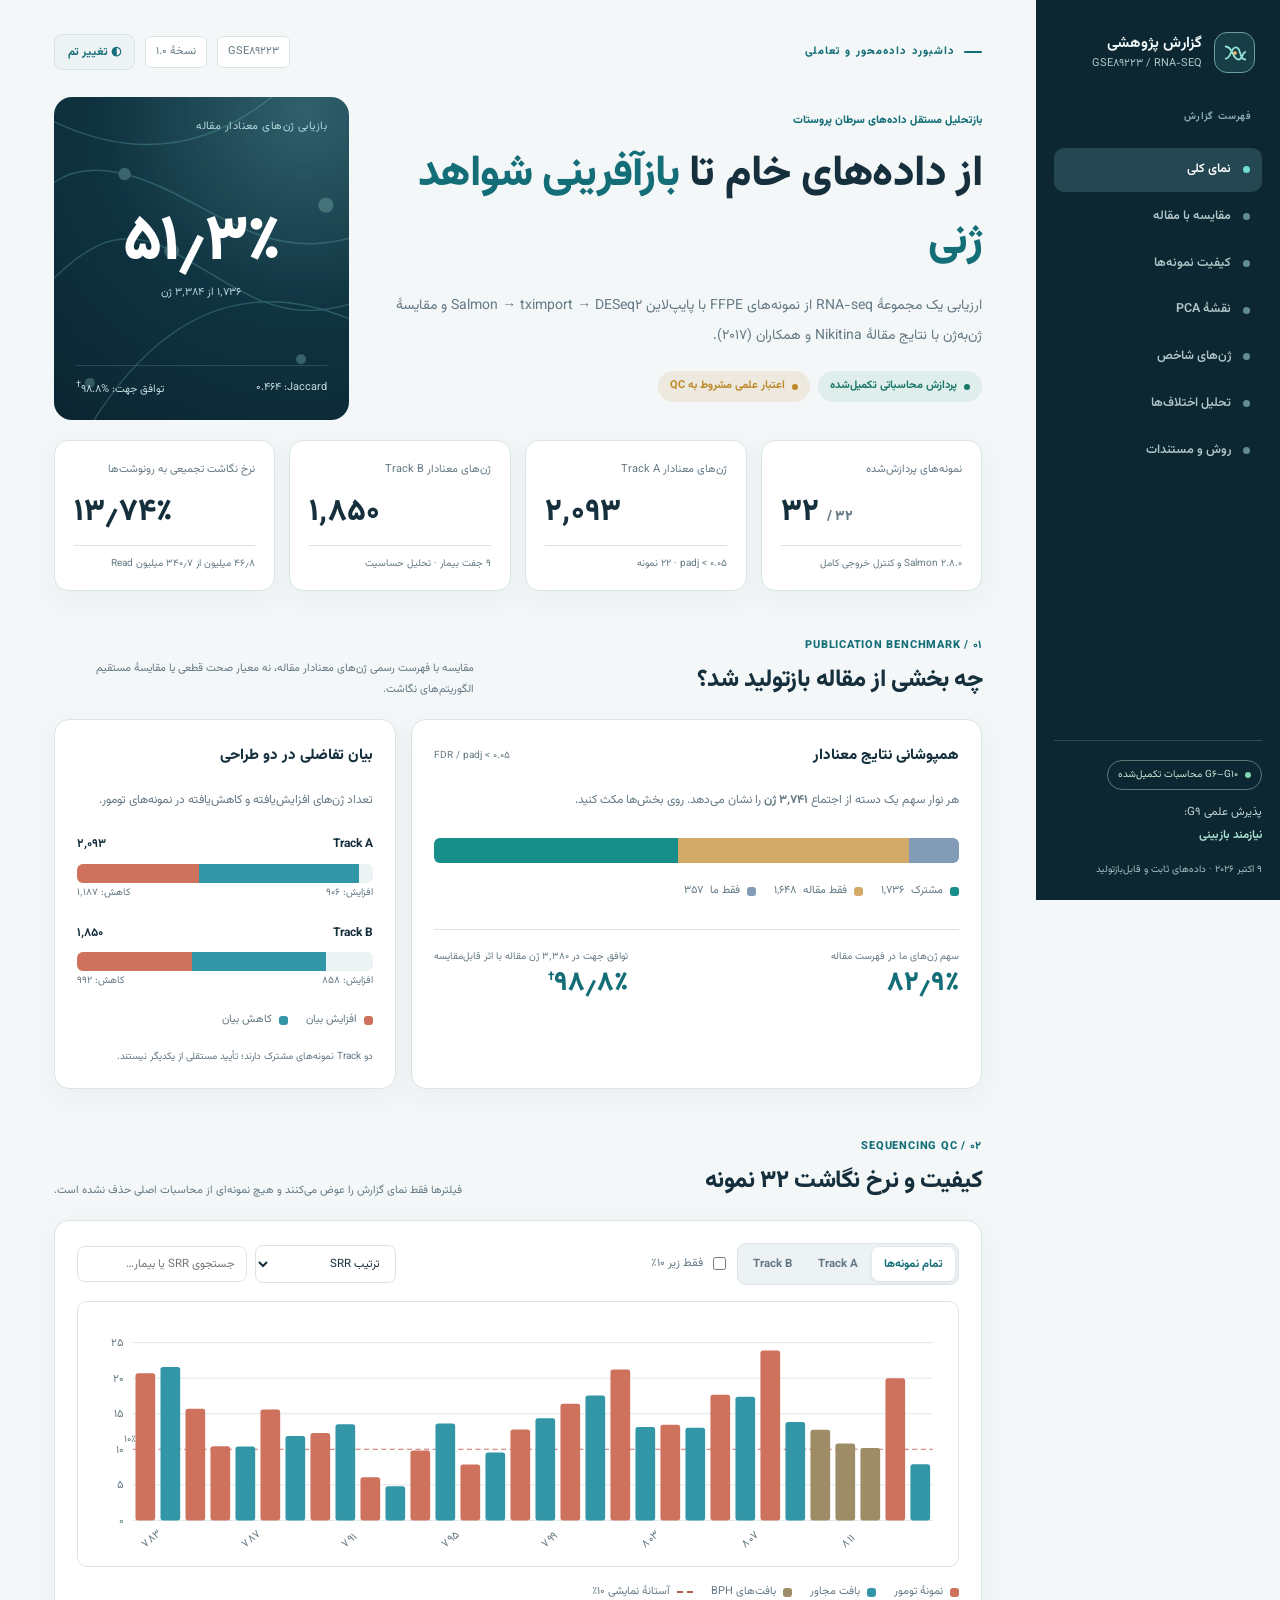
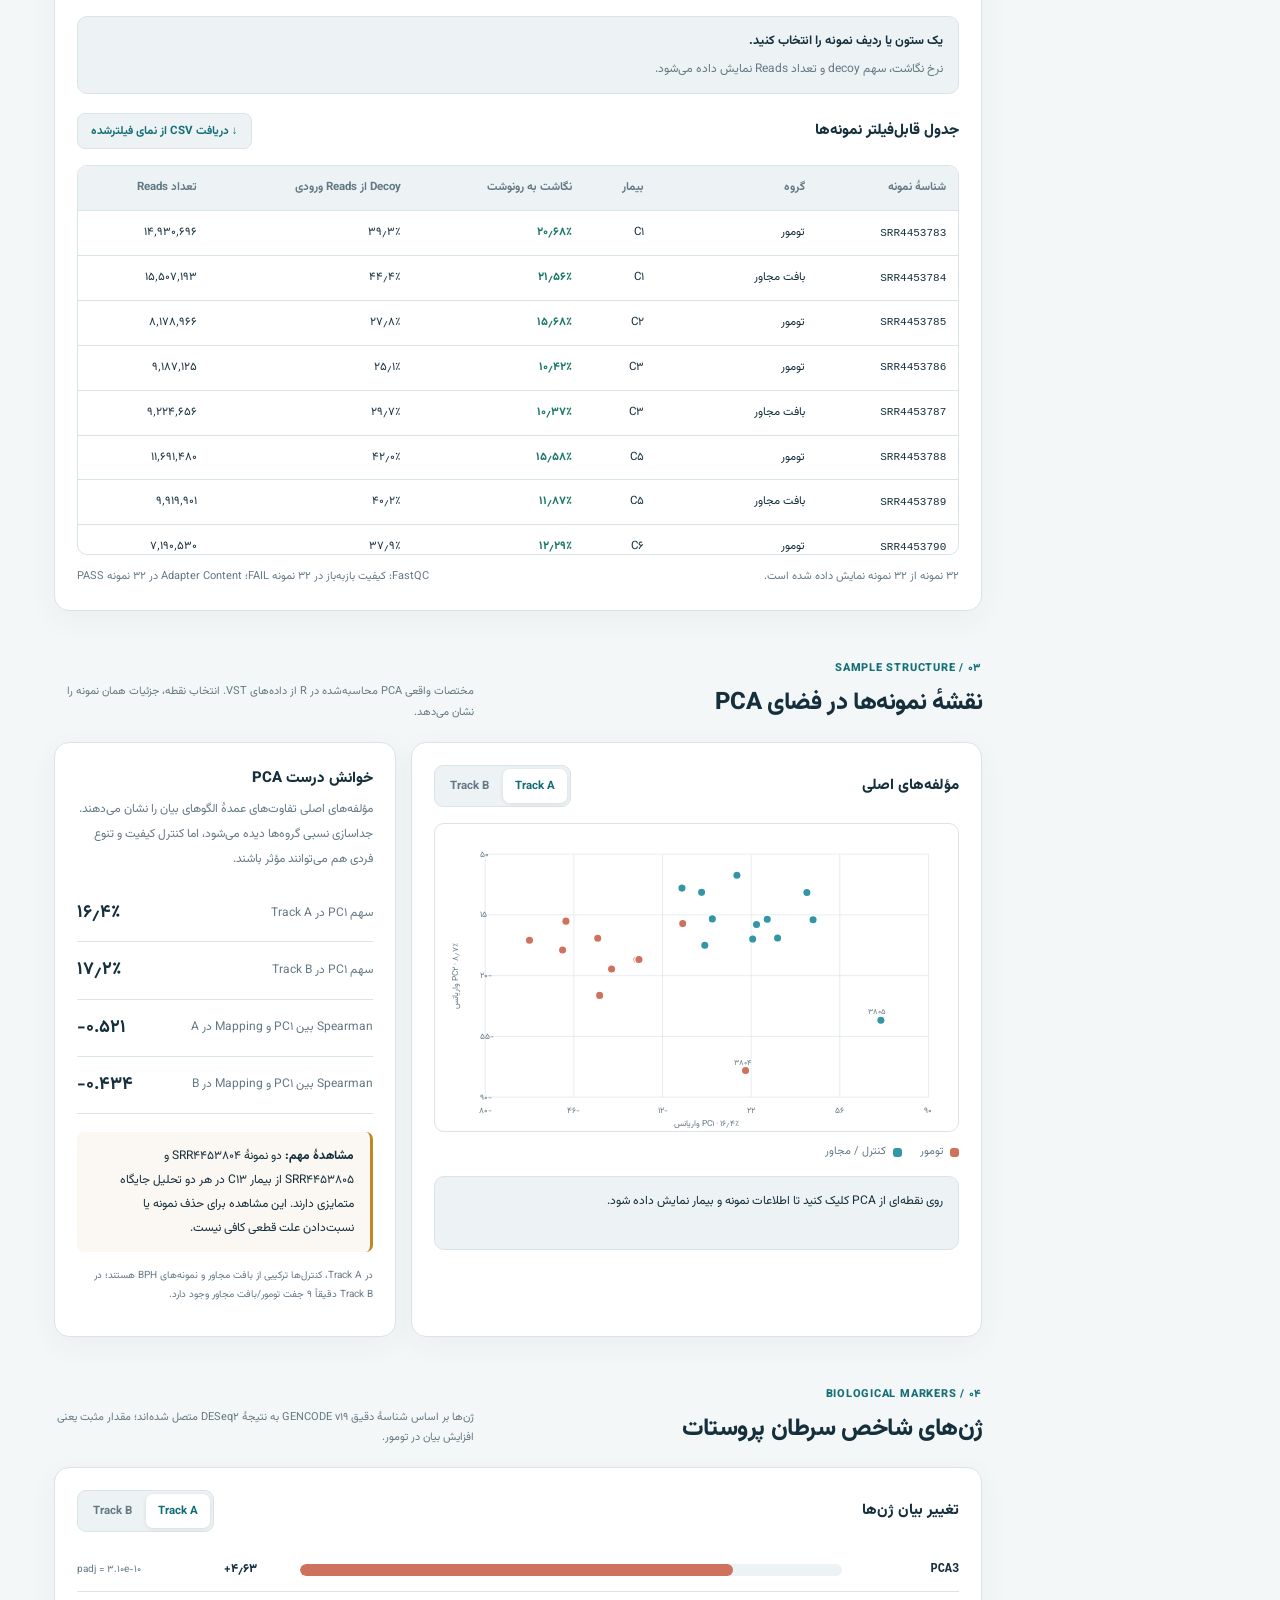
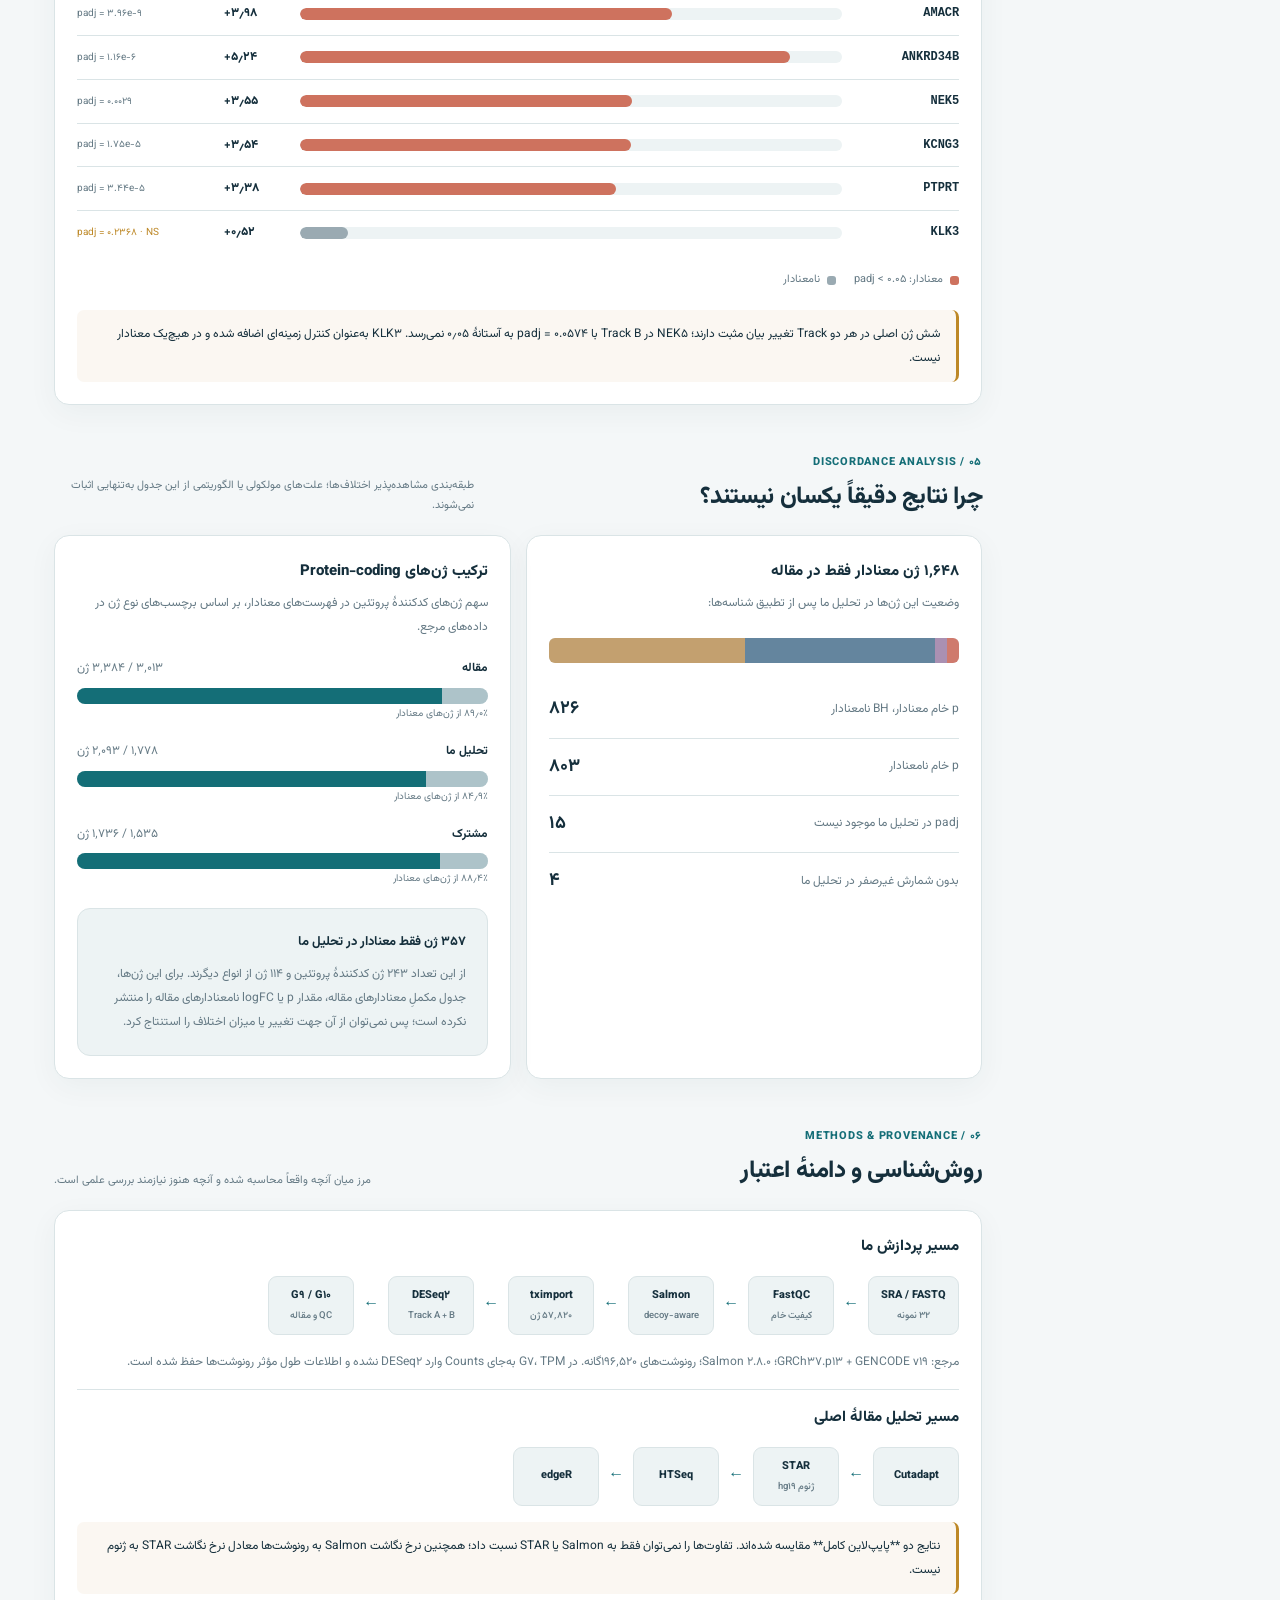
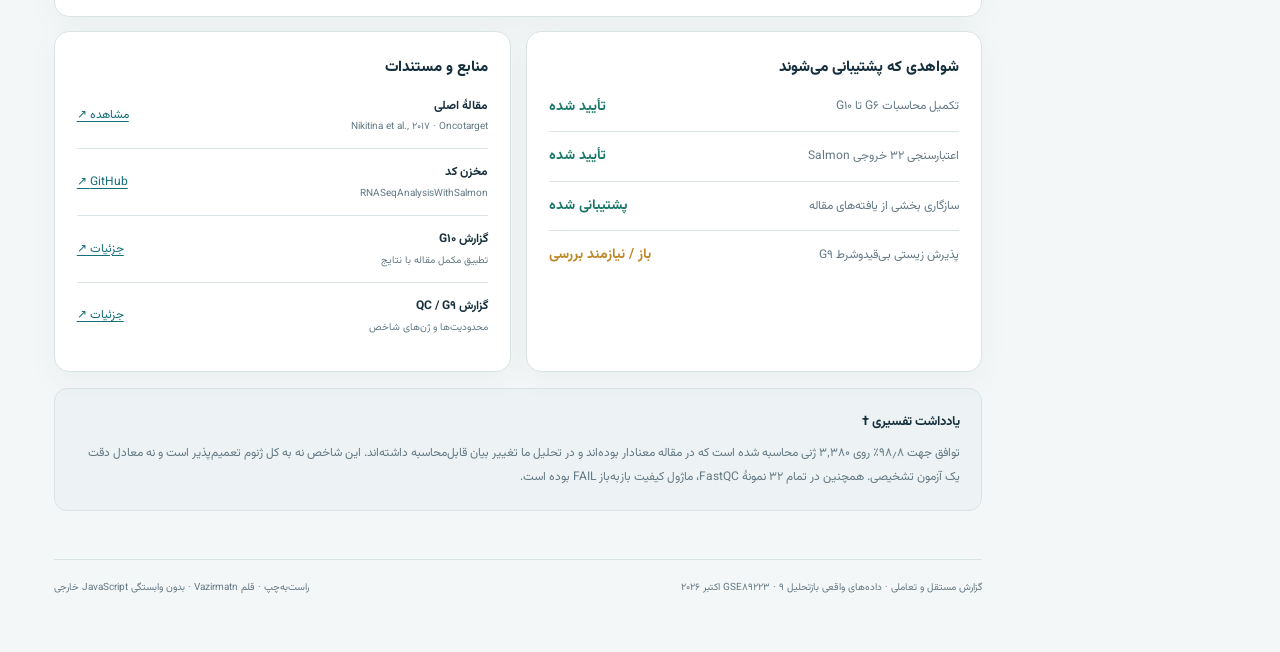
<file: docs/dashboard/index.html>
<!doctype html>
<html lang="fa" dir="rtl">
<head>
  <meta charset="utf-8">
  <meta name="viewport" content="width=device-width, initial-scale=1">
  <meta name="color-scheme" content="light dark">
  <meta name="description" content="گزارش تعاملی بازتحلیل GSE89223؛ نتایج Salmon، DESeq2، کنترل کیفیت، PCA و مقایسه با مقالهٔ اصلی.">
  <title>داشبورد علمی تعاملی GSE89223 | بازتحلیل RNA-seq</title>
  <link rel="preconnect" href="https://fonts.googleapis.com">
  <link rel="preconnect" href="https://fonts.gstatic.com" crossorigin>
  <link href="https://fonts.googleapis.com/css2?family=Vazirmatn:wght@400;500;600;700;800&display=swap" rel="stylesheet">
<style>
:root { --bg:#f4f7f8;--surface:#fff;--ink:#152f3c;--muted:#647984;--soft:#edf3f4;--stroke:#dae4e6;--brand:#146e77;--brand2:#1e9aa0;--tumor:#ce725e;--control:#3296a6;--bph:#9e8c66;--gold:#bd8827;--danger:#b85d51;--success:#197767;--shadow:0 8px 30px rgba(17,55,68,.046);--sidebar:#0c2731;--sidebar-muted:#b1c5c9;--font:'Vazirmatn','Vazir Matn',Tahoma,sans-serif;}
*{box-sizing:border-box}
html{scroll-behavior:smooth;scroll-padding-top:34px}
body{margin:0;background:var(--bg);color:var(--ink);font-family:var(--font);font-weight:400;font-size:14px;line-height:1.9;text-align:start;font-feature-settings:'ss01' on}
body.dark{--bg:#0d2028;--surface:#17303a;--ink:#f0f6f7;--muted:#adbec5;--soft:#1f3b46;--stroke:#36515c;--brand:#57bbc1;--brand2:#42a3a7;--tumor:#ec9888;--control:#64c5d1;--bph:#d4c19b;--gold:#f1c579;--danger:#f19b8e;--success:#88d6b8;--shadow:0 10px 34px rgba(0,0,0,.14);--sidebar:#061820;--sidebar-muted:#a8bcc1}
button,input,select{font-family:var(--font);font-size:inherit}
button{cursor:pointer}
button:focus-visible,input:focus-visible,select:focus-visible,a:focus-visible{outline:3px solid #edb05c;outline-offset:3px}
a{color:inherit;text-decoration:none}
svg{max-width:100%} bdi,[dir=ltr]{unicode-bidi:isolate}
.rail{position:fixed;z-index:20;inset-block:0;inset-inline-start:0;width:244px;background:var(--sidebar);color:#f0f8f8;padding:27px 18px 20px;display:flex;flex-direction:column;gap:22px;overflow:auto}
.rail-logo{display:flex;gap:12px;align-items:center;padding:5px 7px 12px}.logo-mark{width:41px;height:41px;border:1px solid #6b9f9c;border-radius:13px;display:grid;place-items:center;background:#173e47;flex-shrink:0}
.logo-mark svg{width:26px;height:26px}.logo-info{line-height:1.5}.logo-info strong{display:block;font-size:15px;letter-spacing:.1px}.logo-info span{display:block;font-size:11px;color:var(--sidebar-muted);direction:ltr;text-align:start}
.nav-caption{font-size:10px;color:#8badb4;padding-inline:10px;letter-spacing:.08em;font-weight:700}.rail-nav{display:flex;flex-direction:column;gap:3px}.rail-nav a{display:flex;align-items:center;gap:12px;border-radius:10px;padding:10px 12px;color:var(--sidebar-muted);font-size:12.5px;font-weight:600;min-height:41px;transition:background .2s,color .2s}.rail-nav a:hover,.rail-nav a.active{background:#244751;color:#fff}.nav-dot{width:7px;height:7px;background:#628b93;border-radius:50%;transition:background .2s}.rail-nav a.active .nav-dot{background:#71dcd2}
.rail-bottom{margin-top:auto;border-top:1px solid #2b4a53;padding-top:19px;font-size:11.5px;color:#c5d5d8;line-height:2}.rail-bottom b{color:#a9e1d1}.rail-pill{display:inline-flex;align-items:center;gap:7px;padding:4px 10px;border:1px solid #587c74;border-radius:100px;font-size:10px;color:#c6ead9;margin-bottom:11px}.rail-pill:before{content:'';height:6px;width:6px;border-radius:50%;background:#83d3b2}
.main{margin-inline-start:244px;min-height:100vh;max-width:1680px;padding:34px clamp(24px,4.2vw,70px) 55px;margin-inline-end:auto}
.topline{display:flex;align-items:center;justify-content:space-between;gap:14px;flex-wrap:wrap;margin-bottom:27px}.eyebrow{font-size:11px;letter-spacing:.1em;font-weight:800;color:var(--brand);display:flex;gap:9px;align-items:center}.eyebrow::before{content:'';width:18px;height:2px;background:var(--brand);border-radius:5px}.top-meta{font-size:11px;color:var(--muted);display:flex;align-items:center;gap:10px}.top-meta .tag{background:var(--surface);border:1px solid var(--stroke);border-radius:6px;padding:5px 10px}.inline-ltr{direction:ltr;display:inline-block;text-align:left;white-space:nowrap}
.hero{display:grid;grid-template-columns:minmax(0,1.35fr) minmax(255px,.65fr);gap:20px;align-items:stretch;margin-bottom:20px}.hero-copy{padding:14px 0 18px;display:flex;flex-direction:column;justify-content:center}.overline{font-size:11px;font-weight:800;color:var(--brand);margin-bottom:9px}.hero h1{font-size:clamp(28px,3.35vw,45px);line-height:1.6;letter-spacing:-.6px;margin:0 0 13px;font-weight:800}.hero h1 em{font-style:normal;color:var(--brand)}.hero p{max-width:690px;color:var(--muted);font-size:14px;margin:0 0 20px;line-height:2.15}.hero-status{display:flex;gap:8px;flex-wrap:wrap}.status-pill{display:inline-flex;align-items:center;gap:7px;border-radius:100px;padding:5px 12px;font-size:11px;font-weight:700;background:rgba(43,148,123,.10);color:var(--success)}.status-pill.warn{background:rgba(191,135,45,.12);color:var(--gold)}.status-pill span{width:6px;height:6px;background:currentColor;border-radius:100px}
.hero-figure{background:radial-gradient(circle at 85% 4%,#31616d,#103441 51%,#0c2632);min-height:275px;border-radius:18px;color:#fff;padding:20px 22px;position:relative;overflow:hidden;display:flex;flex-direction:column;justify-content:space-between}.figure-top{font-size:11px;color:#b5dadd;letter-spacing:.04em}.hero-figure svg.bg-net{position:absolute;inset:0;width:100%;height:100%;opacity:.29;pointer-events:none}.figure-core{position:relative;z-index:1;display:flex;align-items:center;justify-content:center;flex-direction:column;line-height:1.3;gap:1px}.fig-number{font-size:clamp(45px,5vw,72px);font-weight:800;letter-spacing:-2px}.fig-label{font-size:11px;color:#b8d6da}.fig-bottom{position:relative;z-index:1;display:flex;align-items:center;justify-content:space-between;font-size:11px;color:#c4dce0;border-top:1px solid #638b9055;padding-top:11px}
.kpis{display:grid;grid-template-columns:repeat(4,minmax(0,1fr));gap:14px;margin-bottom:45px}.kpi{background:var(--surface);border:1px solid var(--stroke);border-radius:14px;padding:19px 19px 17px;min-height:129px;box-shadow:var(--shadow)}.kpi .label{font-size:11px;color:var(--muted)}.kpi .big{font-size:clamp(25px,2.4vw,36px);font-weight:800;line-height:1.5;margin-top:9px;direction:ltr;display:block;text-align:start}.kpi .small{font-size:10px;color:var(--muted);border-top:1px solid var(--stroke);padding-top:8px;margin-top:9px}
.section{margin:0 0 48px;scroll-margin-top:26px}.section-header{display:flex;align-items:flex-end;justify-content:space-between;flex-wrap:wrap;gap:8px;margin-bottom:18px}.section-header .num{font-size:11px;font-weight:800;color:var(--brand);letter-spacing:.07em}.section-header h2{font-size:24px;line-height:1.65;letter-spacing:-.4px;margin:4px 0 0;font-weight:800}.section-note{font-size:11px;color:var(--muted);max-width:420px;line-height:1.9}
.panel{background:var(--surface);border:1px solid var(--stroke);border-radius:15px;box-shadow:var(--shadow);padding:22px;min-width:0}.panel h3{margin:0;font-size:15px;font-weight:800}.panel-top{display:flex;align-items:center;justify-content:space-between;gap:12px;margin-bottom:18px;flex-wrap:wrap}.panel-lead{font-size:12px;color:var(--muted);line-height:2.05;margin:4px 0 14px}.two-col{display:grid;grid-template-columns:1.25fr .75fr;gap:15px}.two-equal{display:grid;grid-template-columns:1fr 1fr;gap:15px}.muted{color:var(--muted)}.tiny{font-size:10px;color:var(--muted)}.strong{font-weight:800}.readable{max-width:750px}.metric-highlight{font-size:40px;font-weight:800;line-height:1.3;color:var(--brand)}
.stack{display:flex;width:100%;height:25px;border-radius:6px;overflow:hidden;direction:ltr;background:var(--soft);margin:25px 0 18px}.stack button{appearance:none;border:0;min-width:3px;position:relative;transition:filter .15s,transform .15s}.stack button:hover{filter:brightness(1.15);transform:scaleY(1.08)}.stack button[data-cat=shared]{background:#188e8b}.stack button[data-cat=paper]{background:#d4aa69}.stack button[data-cat=ours]{background:#829bb7}.stack button[data-cat=nominal]{background:#c3a06f}.stack button[data-cat=notnominal]{background:#64859e}.stack button[data-cat=absent]{background:#cf7a6d}.stack button[data-cat=padj]{background:#aa90b2}
.legend{display:flex;flex-wrap:wrap;column-gap:18px;row-gap:10px}.legend-item{font-size:11px;display:flex;align-items:center;gap:7px;color:var(--muted)}.dot{height:9px;width:9px;border-radius:3px;background:var(--brand);flex:none}.simple-stat{display:flex;justify-content:space-between;align-items:center;padding:11px 0;border-bottom:1px solid var(--stroke)}.simple-stat:last-child{border-bottom:0}.simple-stat span{font-size:12px;color:var(--muted)}.simple-stat strong{font-size:18px;direction:ltr;display:inline-block}
.chart-head{display:flex;gap:12px;align-items:center;justify-content:space-between;flex-wrap:wrap;margin:0 0 16px}.control-bar{display:flex;align-items:center;gap:8px;flex-wrap:wrap}.segmented{display:inline-flex;gap:2px;padding:3px;background:var(--soft);border-radius:9px;border:1px solid var(--stroke)}.segmented button{border:0;background:transparent;border-radius:7px;padding:6px 12px;font-size:11.5px;font-weight:700;color:var(--muted);min-height:34px}.segmented button[aria-pressed=true]{background:var(--surface);color:var(--brand);box-shadow:0 1px 4px #00000018}
.field{border:1px solid var(--stroke);border-radius:8px;background:var(--surface);color:var(--ink);padding:8px 11px;min-height:36px;max-width:100%}.field.search{width:170px;font-size:11.5px}.field.select{font-size:11.5px}.quiet-btn{color:var(--brand);background:var(--soft);border:1px solid var(--stroke);padding:8px 13px;font-size:11.5px;font-weight:700;border-radius:8px;min-height:36px}.quiet-btn:hover{filter:brightness(.96)}.tick-control{display:flex;gap:6px;align-items:center;font-size:11.5px;color:var(--muted)}.tick-control input{accent-color:var(--brand)}
.chart-stage{width:100%;border:1px solid var(--stroke);border-radius:10px;padding:12px 12px 4px;background:var(--surface);overflow:hidden;position:relative}.svg-chart{width:100%;height:auto;display:block;overflow:visible}.plot-grid{stroke:var(--stroke);stroke-width:1}.plot-axis-text{font-family:var(--font);font-size:13px;fill:var(--muted)}.plot-note{font-family:var(--font);font-size:12px;fill:var(--muted)}.chart-object{cursor:pointer;transition:opacity .12s,filter .12s}.chart-object:hover{filter:brightness(1.11)}.chart-object.dim{opacity:.25}.plot-selection{stroke:var(--gold);stroke-width:3}
.pca-plot{max-width:900px;margin:0 auto}.detail-card{border:1px solid var(--stroke);background:var(--soft);border-radius:10px;padding:13px 15px;margin-top:13px;min-height:74px;font-size:12px;color:var(--ink)}.detail-card strong{font-size:12.5px}.detail-card .detail-values{display:flex;gap:14px;flex-wrap:wrap;color:var(--muted);margin-top:4px}.labeled-warn{font-size:11px;color:var(--gold);font-weight:700}
.table-wrap{overflow:auto;border-radius:10px;border:1px solid var(--stroke);max-height:390px}.sample-table{border-collapse:collapse;width:100%;min-width:660px;font-size:11.5px}.sample-table thead{position:sticky;top:0;background:var(--soft);z-index:2}.sample-table th,.sample-table td{padding:11px 12px;border-bottom:1px solid var(--stroke);text-align:start;white-space:nowrap}.sample-table th{font-weight:700;color:var(--muted)}.sample-table tbody tr{cursor:pointer}.sample-table tbody tr:hover,.sample-table tbody tr.chosen{background:rgba(40,149,154,.08)}.sample-table .code{direction:ltr;text-align:right;font-family:ui-monospace,Consolas,monospace;color:var(--ink);font-size:11px}.status-low{color:var(--danger);font-weight:800}.status-ok{color:var(--success);font-weight:700}.table-status{display:flex;gap:10px;align-items:center;justify-content:space-between;padding-top:12px;flex-wrap:wrap;font-size:11px;color:var(--muted)}
.marker-row{display:grid;grid-template-columns:105px 1fr 64px 135px;align-items:center;gap:12px;padding:10px 0;border-top:1px solid var(--stroke)}.marker-row:first-child{border-top:0}.marker-gene{font-family:ui-monospace,Consolas,monospace;font-size:12px;font-weight:700;direction:ltr;text-align:right}.marker-track{height:12px;background:var(--soft);border-radius:7px;overflow:hidden;direction:ltr}.marker-fill{height:100%;background:var(--tumor);border-radius:7px;transition:width .3s ease}.marker-fill.nonsig{background:#9aaab2}.marker-fc{font-weight:800;font-size:12px;direction:ltr;text-align:left}.marker-padj{font-size:10px;color:var(--muted);direction:ltr;text-align:left;white-space:nowrap}.marker-padj.nonsig{color:var(--gold)}
.quote-card{background:var(--soft);padding:21px;border:1px solid var(--stroke);border-radius:13px}.quote-card h4{margin:0 0 7px;font-size:13px}.quote-card p{margin:0;font-size:12px;color:var(--muted);line-height:2}
.pipeline{display:flex;align-items:stretch;gap:9px;flex-wrap:wrap;margin-top:15px}.pipeline .step{padding:9px 12px;border-radius:9px;background:var(--soft);border:1px solid var(--stroke);font-weight:800;font-size:11px;min-width:86px;text-align:center;display:flex;flex-direction:column;justify-content:center}.pipeline .step small{font-weight:500;font-size:9.5px;color:var(--muted)}.pipeline .arrow{display:flex;align-items:center;justify-content:center;color:var(--brand);font-size:16px}
.issue{border-inline-start:3px solid var(--gold);padding:12px 16px;background:rgba(193,142,58,.065);font-size:12px;line-height:2;border-radius:7px}.issue strong{font-weight:800}.source-list{list-style:none;padding:0;margin:0}.source-list li{display:flex;gap:13px;align-items:center;justify-content:space-between;border-top:1px solid var(--stroke);padding:12px 0;font-size:12px}.source-list li:first-child{border-top:0}.source-list a{color:var(--brand);text-decoration:underline;text-underline-offset:3px}.source-list .muted{font-size:10px}.foot{border-top:1px solid var(--stroke);padding-top:18px;margin-top:38px;display:flex;justify-content:space-between;gap:20px;color:var(--muted);font-size:10px;flex-wrap:wrap}
.tooltip{display:none;position:fixed;z-index:90;pointer-events:none;max-width:265px;background:#0a2832;color:white;border:1px solid #385c64;border-radius:9px;padding:10px 14px;box-shadow:0 12px 24px #041b2866;direction:rtl;text-align:start;font-size:11px;line-height:1.8}.tooltip strong{color:#c2f0ec}.chart-empty{padding:30px;color:var(--muted);text-align:center}
@media(max-width:1270px){.two-col{grid-template-columns:1fr}.hero{grid-template-columns:1.2fr .8fr}.kpis{grid-template-columns:repeat(2,1fr)}}
@media(max-width:870px){.rail{position:sticky;inset:0;width:auto;height:auto;flex-direction:row;padding:10px 16px;align-items:center;overflow-x:auto;overflow-y:hidden;gap:10px;white-space:nowrap}.rail-logo{padding:0;flex-shrink:0}.logo-mark{height:34px;width:34px}.logo-info span{display:none}.logo-info strong{font-size:12px}.rail .nav-caption,.rail-bottom{display:none}.rail-nav{flex-direction:row;gap:4px}.rail-nav a{padding:8px 11px;min-height:33px;font-size:11px}.main{margin:0;padding:24px 19px}.hero{grid-template-columns:1fr 275px}.section{scroll-margin-top:85px}html{scroll-padding-top:80px}}
@media(max-width:640px){.hero{grid-template-columns:1fr}.hero-copy{padding:5px 0}.hero-figure{min-height:215px}.hero h1{font-size:30px}.kpis{gap:9px}.kpi{padding:13px;min-height:108px}.kpi .big{font-size:26px}.section-header h2{font-size:20px}.panel{padding:15px}.two-equal{grid-template-columns:1fr}.marker-row{grid-template-columns:86px 1fr 49px;gap:7px}.marker-padj{grid-column:2 / span 2;justify-self:end}.chart-head{align-items:stretch}.field.search{width:140px}.top-meta{width:100%}.rail-nav a .nav-dot{display:none}.topline{margin-bottom:15px}.main{padding:20px 12px 28px}.section{margin-bottom:36px}.pca-plot{min-width:0}}
@media(prefers-reduced-motion:reduce){*,*::before,*::after{scroll-behavior:auto!important;transition:none!important}}
@media print{body{background:white!important;color:#152f3c!important}.rail,.top-meta,.control-bar,.quiet-btn,.field,.tooltip{display:none!important}.main{margin:0;padding:5mm;max-width:none}.hero,.two-col,.two-equal{display:block}.hero-figure{display:none}.panel,.kpi{break-inside:avoid;box-shadow:none}.section{break-inside:auto;margin-bottom:20px}.table-wrap{max-height:none;overflow:visible}.sample-table{font-size:9px;min-width:0}.sample-table th,.sample-table td{padding:5px}.kpis{grid-template-columns:repeat(4,1fr)}.svg-chart{max-height:255px}.detail-card{display:none}.fig-number{font-size:35px}}
</style>
</head>
<body>
<aside class="rail" aria-label="راهنمای بخش‌های گزارش">
 <div class="rail-logo">
  <div class="logo-mark" aria-hidden="true"><svg viewBox="0 0 28 28" fill="none"><path d="M4 20C10 20 9 8 15 8C21 8 18 21 25 21M4 7c8 0 7 14 14 14 4 0 4-8 7-8" stroke="#95E5D5" stroke-width="2" stroke-linecap="round"/><circle cx="14" cy="14" r="2" fill="#F3BE77"/></svg></div>
  <div class="logo-info"><strong>گزارش پژوهشی</strong><span>GSE89223 / RNA-SEQ</span></div>
 </div>
 <div class="nav-caption">فهرست گزارش</div>
 <nav class="rail-nav" aria-label="ناوبری داشبورد">
  <a class="active" href="#overview"><span class="nav-dot"></span>نمای کلی</a>
  <a href="#benchmark"><span class="nav-dot"></span>مقایسه با مقاله</a>
  <a href="#samples"><span class="nav-dot"></span>کیفیت نمونه‌ها</a>
  <a href="#pca"><span class="nav-dot"></span>نقشهٔ PCA</a>
  <a href="#markers"><span class="nav-dot"></span>ژن‌های شاخص</a>
  <a href="#discrepancy"><span class="nav-dot"></span>تحلیل اختلاف‌ها</a>
  <a href="#methods"><span class="nav-dot"></span>روش و مستندات</a>
 </nav>
 <div class="rail-bottom"><div class="rail-pill">G6–G10 محاسبات تکمیل‌شده</div><div>پذیرش علمی G9:<br><b>نیازمند بازبینی</b></div><div class="tiny" style="color:#a9bcc2;margin-top:13px">۹ اکتبر ۲۰۲۶ · داده‌های ثابت و قابل‌بازتولید</div></div>
</aside>
<main class="main">
 <div class="topline"><div class="eyebrow">داشبورد داده‌محور و تعاملی</div><div class="top-meta"><span class="tag"><bdi dir="ltr">GSE89223</bdi></span><span class="tag">نسخهٔ <bdi dir="ltr">1.0</bdi></span><button id="themeToggle" type="button" class="quiet-btn" aria-label="تغییر تم رنگی" title="تغییر تم">◐ تغییر تم</button></div></div>
 <section class="hero" id="overview">
  <div class="hero-copy"><div class="overline">بازتحلیل مستقل داده‌های سرطان پروستات</div><h1>از داده‌های خام تا <em>بازآفرینی شواهد ژنی</em></h1><p>ارزیابی یک مجموعهٔ RNA-seq از نمونه‌های FFPE با پایپ‌لاین <bdi dir="ltr">Salmon → tximport → DESeq2</bdi> و مقایسهٔ ژن‌به‌ژن با نتایج مقالهٔ Nikitina و همکاران (۲۰۱۷).</p><div class="hero-status"><span class="status-pill"><span></span>پردازش محاسباتی تکمیل‌شده</span><span class="status-pill warn"><span></span>اعتبار علمی مشروط به QC</span></div></div>
  <div class="hero-figure"><svg class="bg-net" viewBox="0 0 400 260" preserveAspectRatio="xMidYMid slice" aria-hidden="true"><g fill="none" stroke="#6ababb" stroke-width="1.15"><path d="M-20 188 C60 135 50 40 138 62 S270 183 426 50"/><path d="M-25 227 C74 186 97 81 176 124 S280 211 421 111"/><path d="M29 -12 Q166 90 273 -15 M109 267 Q224 77 414 240"/></g><g fill="#9fd7cd"><circle cx="138" cy="62" r="5"/><circle cx="176" cy="124" r="6"/><circle cx="273" cy="-15" r="4"/><circle cx="280" cy="211" r="4"/><circle cx="110" cy="230" r="4"/><circle cx="300" cy="87" r="6"/></g></svg><div class="figure-top">بازیابی ژن‌های معنادار مقاله</div><div class="figure-core"><div class="fig-number">۵۱٫۳٪</div><div class="fig-label">۱٬۷۳۶ از ۳٬۳۸۴ ژن</div></div><div class="fig-bottom"><span>Jaccard: <bdi dir="ltr">0.464</bdi></span><span>توافق جهت: <bdi dir="ltr">98.8%</bdi><sup>†</sup></span></div></div>
 </section>
 <div class="kpis" aria-label="شاخص‌های اصلی پژوهش">
  <div class="kpi"><div class="label">نمونه‌های پردازش‌شده</div><div class="big">۳۲ <small style="font-size:14px;color:var(--muted)">/ ۳۲</small></div><div class="small">Salmon 2.8.0 و کنترل خروجی کامل</div></div>
  <div class="kpi"><div class="label">ژن‌های معنادار Track A</div><div class="big">۲٬۰۹۳</div><div class="small"><bdi dir="ltr">padj &lt; 0.05</bdi> · ۲۲ نمونه</div></div>
  <div class="kpi"><div class="label">ژن‌های معنادار Track B</div><div class="big">۱٬۸۵۰</div><div class="small">۹ جفت بیمار · تحلیل حساسیت</div></div>
  <div class="kpi"><div class="label">نرخ نگاشت تجمیعی به رونوشت‌ها</div><div class="big">۱۳٫۷۴٪</div><div class="small">۴۶٫۸ میلیون از ۳۴۰٫۷ میلیون Read</div></div>
 </div>
 <section class="section" id="benchmark">
  <div class="section-header"><div><div class="num">۰۱ / PUBLICATION BENCHMARK</div><h2>چه بخشی از مقاله بازتولید شد؟</h2></div><div class="section-note">مقایسه با فهرست رسمی ژن‌های معنادار مقاله، نه معیار صحت قطعی یا مقایسهٔ مستقیم الگوریتم‌های نگاشت.</div></div>
  <div class="two-col">
   <div class="panel"><div class="panel-top"><h3>همپوشانی نتایج معنادار</h3><span class="tiny" dir="ltr">FDR / padj &lt; 0.05</span></div><div class="panel-lead">هر نوار سهم یک دسته از اجتماع <b>۳٬۷۴۱ ژن</b> را نشان می‌دهد. روی بخش‌ها مکث کنید.</div><div class="stack" aria-label="توزیع ۳٬۷۴۱ ژن معنادار"><button data-cat="shared" style="width:46.4%" data-tip="مشترک در مقاله و تحلیل ما: ۱٬۷۳۶ ژن" aria-label="۱٬۷۳۶ ژن مشترک"></button><button data-cat="paper" style="width:44.05%" data-tip="فقط در فهرست معنادار مقاله: ۱٬۶۴۸ ژن" aria-label="۱٬۶۴۸ ژن فقط در مقاله"></button><button data-cat="ours" style="width:9.55%" data-tip="فقط در فهرست معنادار تحلیل ما: ۳۵۷ ژن" aria-label="۳۵۷ ژن فقط در تحلیل ما"></button></div><div class="legend"><div class="legend-item"><span class="dot" style="background:#188e8b"></span>مشترک <bdi dir="ltr">1,736</bdi></div><div class="legend-item"><span class="dot" style="background:#d4aa69"></span>فقط مقاله <bdi dir="ltr">1,648</bdi></div><div class="legend-item"><span class="dot" style="background:#829bb7"></span>فقط ما <bdi dir="ltr">357</bdi></div></div><div style="display:flex;justify-content:space-between;gap:12px;flex-wrap:wrap;margin-top:27px;padding-top:17px;border-top:1px solid var(--stroke)"><div><div class="tiny">سهم ژن‌های ما در فهرست مقاله</div><div class="metric-highlight" style="font-size:27px">۸۲٫۹٪</div></div><div><div class="tiny">توافق جهت در ۳٬۳۸۰ ژن مقاله با اثر قابل‌مقایسه</div><div class="metric-highlight" style="font-size:27px">۹۸٫۸٪<sup style="font-size:12px">†</sup></div></div></div></div>
   <div class="panel"><div class="panel-top"><h3>بیان تفاضلی در دو طراحی</h3></div><div class="panel-lead">تعداد ژن‌های افزایش‌یافته و کاهش‌یافته در نمونه‌های تومور.</div><div id="degComparison" aria-label="مقایسهٔ گرافیکی تعداد ژن‌های معنادار"></div><div class="legend" style="margin-top:19px"><span class="legend-item"><span class="dot" style="background:var(--tumor)"></span>افزایش بیان</span><span class="legend-item"><span class="dot" style="background:var(--control)"></span>کاهش بیان</span></div><div class="tiny" style="margin-top:16px">دو Track نمونه‌های مشترک دارند؛ تأیید مستقلی از یکدیگر نیستند.</div></div>
  </div>
 </section>
 <section class="section" id="samples">
  <div class="section-header"><div><div class="num">۰۲ / SEQUENCING QC</div><h2>کیفیت و نرخ نگاشت ۳۲ نمونه</h2></div><div class="section-note">فیلترها فقط نمای گزارش را عوض می‌کنند و هیچ نمونه‌ای از محاسبات اصلی حذف نشده است.</div></div>
  <div class="panel">
   <div class="chart-head"><div class="control-bar"><div class="segmented" id="scopeControl" aria-label="انتخاب گروه نمونه"><button data-scope="all" aria-pressed="true">تمام نمونه‌ها</button><button data-scope="A" aria-pressed="false">Track A</button><button data-scope="B" aria-pressed="false">Track B</button></div><label class="tick-control"><input id="lowOnly" type="checkbox"> فقط زیر ۱۰٪</label></div><div class="control-bar"><select id="sampleSort" class="field select" aria-label="مرتب‌سازی نمونه‌ها"><option value="accession">ترتیب SRR</option><option value="mappingAsc">نگاشت: کم به زیاد</option><option value="mappingDesc">نگاشت: زیاد به کم</option><option value="decoyDesc">Decoy: زیاد به کم</option></select><input id="sampleSearch" class="field search" type="search" placeholder="جستجوی SRR یا بیمار…" aria-label="جستجوی نمونه"></div></div>
   <div class="chart-stage"><div id="mappingChart"></div></div>
   <div class="legend" style="margin-top:15px"><span class="legend-item"><span class="dot" style="background:var(--tumor)"></span>نمونهٔ تومور</span><span class="legend-item"><span class="dot" style="background:var(--control)"></span>بافت مجاور</span><span class="legend-item"><span class="dot" style="background:var(--bph)"></span>بافت‌های BPH</span><span class="legend-item"><span style="width:16px;border-top:2px dashed var(--danger)"></span>آستانهٔ نمایشی ۱۰٪</span></div>
   <div class="detail-card" id="sampleDetail" aria-live="polite"><strong>یک ستون یا ردیف نمونه را انتخاب کنید.</strong><div class="detail-values">نرخ نگاشت Salmon، سهم decoy، تعداد Reads و شناسهٔ بیمار نمایش داده می‌شود.</div></div>
   <div class="chart-head" style="margin-top:19px"><h3>جدول قابل‌فیلتر نمونه‌ها</h3><button class="quiet-btn" id="csvExport" type="button">↓ دریافت CSV از نمای فیلترشده</button></div>
   <div class="table-wrap"><table class="sample-table"><thead><tr><th>شناسهٔ نمونه</th><th>گروه</th><th>بیمار</th><th>نگاشت به رونوشت</th><th>Decoy از Reads ورودی</th><th>تعداد Reads</th></tr></thead><tbody id="sampleRows"></tbody></table></div><div class="table-status"><span id="sampleCount" aria-live="polite"></span><span>FastQC: کیفیت بازبه‌باز در ۳۲ نمونه FAIL؛ Adapter Content در ۳۲ نمونه PASS</span></div>
  </div>
 </section>
 <section class="section" id="pca">
  <div class="section-header"><div><div class="num">۰۳ / SAMPLE STRUCTURE</div><h2>نقشهٔ نمونه‌ها در فضای PCA</h2></div><div class="section-note">مختصات واقعی PCA محاسبه‌شده در R از داده‌های VST. انتخاب نقطه، جزئیات همان نمونه را نشان می‌دهد.</div></div>
  <div class="two-col">
   <div class="panel"><div class="chart-head"><h3>مؤلفه‌های اصلی</h3><div class="control-bar"><div class="segmented" id="pcaControl" aria-label="انتخاب مدل PCA"><button data-track="A" aria-pressed="true">Track A</button><button data-track="B" aria-pressed="false">Track B</button></div><label class="tick-control" id="pairLabel" style="display:none"><input id="pairLines" type="checkbox" checked> اتصال جفت‌ها</label></div></div><div class="chart-stage pca-plot"><div id="pcaChart"></div></div><div class="legend" style="margin-top:10px"><span class="legend-item"><span class="dot" style="background:var(--tumor)"></span>تومور</span><span class="legend-item"><span class="dot" style="background:var(--control)"></span>کنترل / مجاور</span></div><div id="pcaDetail" class="detail-card" aria-live="polite">روی نقطه‌ای از PCA کلیک کنید تا اطلاعات نمونه و بیمار نمایش داده شود.</div></div>
   <div class="panel"><h3>خوانش درست PCA</h3><p class="panel-lead">مؤلفه‌های اصلی تفاوت‌های عمدهٔ الگوهای بیان را نشان می‌دهند. جداسازی نسبی گروه‌ها دیده می‌شود، اما کنترل کیفیت و تنوع فردی هم می‌توانند مؤثر باشند.</p><div class="simple-stat"><span>سهم PC1 در Track A</span><strong>۱۶٫۴٪</strong></div><div class="simple-stat"><span>سهم PC1 در Track B</span><strong>۱۷٫۲٪</strong></div><div class="simple-stat"><span>Spearman بین PC1 و Mapping در A</span><strong dir="ltr">−0.521</strong></div><div class="simple-stat"><span>Spearman بین PC1 و Mapping در B</span><strong dir="ltr">−0.434</strong></div><div class="issue" style="margin-top:18px"><strong>مشاهدهٔ مهم:</strong> دو نمونهٔ <bdi dir="ltr">SRR4453804</bdi> و <bdi dir="ltr">SRR4453805</bdi> از بیمار C13 در هر دو تحلیل جایگاه متمایزی دارند. این مشاهده برای حذف نمونه یا نسبت‌دادن علت قطعی کافی نیست.</div><p class="tiny" style="margin-top:14px">در Track A، کنترل‌ها ترکیبی از بافت مجاور و نمونه‌های BPH هستند؛ در Track B دقیقاً ۹ جفت تومور/بافت مجاور وجود دارد.</p></div>
  </div>
 </section>
 <section class="section" id="markers">
  <div class="section-header"><div><div class="num">۰۴ / BIOLOGICAL MARKERS</div><h2>ژن‌های شاخص سرطان پروستات</h2></div><div class="section-note">ژن‌ها بر اساس شناسهٔ دقیق GENCODE v19 به نتیجهٔ DESeq2 متصل شده‌اند؛ مقدار مثبت یعنی افزایش بیان در تومور.</div></div>
  <div class="panel"><div class="chart-head"><h3>تغییر بیان ژن‌ها</h3><div class="segmented" id="markerControl" aria-label="انتخاب Track برای ژن‌ها"><button data-track="A" aria-pressed="true">Track A</button><button data-track="B" aria-pressed="false">Track B</button></div></div><div id="markerRows"></div><div class="legend" style="margin-top:16px"><span class="legend-item"><span class="dot" style="background:var(--tumor)"></span>معنادار: padj &lt; 0.05</span><span class="legend-item"><span class="dot" style="background:#9aaab2"></span>نامعنادار</span></div><div class="issue" style="margin-top:19px">شش ژن اصلی در هر دو Track تغییر بیان مثبت دارند؛ <bdi dir="ltr">NEK5</bdi> در Track B با <bdi dir="ltr">padj = 0.0574</bdi> به آستانهٔ ۰٫۰۵ نمی‌رسد. <bdi dir="ltr">KLK3</bdi> به‌عنوان کنترل زمینه‌ای اضافه شده و در هیچ‌یک معنادار نیست.</div></div>
 </section>
 <section class="section" id="discrepancy">
  <div class="section-header"><div><div class="num">۰۵ / DISCORDANCE ANALYSIS</div><h2>چرا نتایج دقیقاً یکسان نیستند؟</h2></div><div class="section-note">طبقه‌بندی مشاهده‌پذیر اختلاف‌ها؛ علت‌های مولکولی یا الگوریتمی از این جدول به‌تنهایی اثبات نمی‌شوند.</div></div>
  <div class="two-equal">
   <div class="panel"><h3>۱٬۶۴۸ ژن معنادار فقط در مقاله</h3><p class="panel-lead">وضعیت این ژن‌ها در تحلیل ما پس از تطبیق شناسه‌ها:</p><div class="stack" style="margin-top:23px" aria-label="وضعیت ۱٬۶۴۸ ژن مقاله در تحلیل ما"><button data-cat="nominal" style="width:50.12%" data-tip="۸۲۶ ژن: p خام کمتر از ۰٫۰۵، اما padj نامعنادار" aria-label="۸۲۶ ژن p خام معنادار"></button><button data-cat="notnominal" style="width:48.72%" data-tip="۸۰۳ ژن: حتی p خام کمتر از ۰٫۰۵ ندارند" aria-label="۸۰۳ ژن p خام نامعنادار"></button><button data-cat="padj" style="width:.91%" data-tip="۱۵ ژن: مقدار padj موجود نیست" aria-label="۱۵ ژن بدون padj"></button><button data-cat="absent" style="width:.25%" data-tip="۴ ژن: در جهان ژن‌های دارای شمارش غیرصفر ما حضور ندارند" aria-label="۴ ژن فاقد شمارش غیرصفر"></button></div><div class="simple-stat"><span>p خام معنادار، BH نامعنادار</span><strong>۸۲۶</strong></div><div class="simple-stat"><span>p خام نامعنادار</span><strong>۸۰۳</strong></div><div class="simple-stat"><span>padj در تحلیل ما موجود نیست</span><strong>۱۵</strong></div><div class="simple-stat"><span>بدون شمارش غیرصفر در تحلیل ما</span><strong>۴</strong></div></div>
   <div class="panel"><h3>ترکیب ژن‌های Protein-coding</h3><p class="panel-lead">سهم ژن‌های کدکنندهٔ پروتئین در فهرست‌های معنادار، بر اساس برچسب‌های نوع ژن در داده‌های مرجع.</p><div id="biotypeChart"></div><div class="quote-card" style="margin-top:20px"><h4>۳۵۷ ژن فقط معنادار در تحلیل ما</h4><p>از این تعداد ۲۴۳ ژن کدکنندهٔ پروتئین و ۱۱۴ ژن از انواع دیگرند. برای این ژن‌ها، جدول مکملِ معنادارهای مقاله، مقدار p یا logFC نامعنادارهای مقاله را منتشر نکرده است؛ پس نمی‌توان از آن جهت تغییر یا میزان اختلاف را استنتاج کرد.</p></div></div>
  </div>
 </section>
 <section class="section" id="methods">
  <div class="section-header"><div><div class="num">۰۶ / METHODS & PROVENANCE</div><h2>روش‌شناسی و دامنهٔ اعتبار</h2></div><div class="section-note">مرز میان آنچه واقعاً محاسبه شده و آنچه هنوز نیازمند بررسی علمی است.</div></div>
  <div class="panel" style="margin-bottom:14px"><h3>مسیر پردازش ما</h3><div class="pipeline" aria-label="پایپ لاین پژوهش"><span class="step">SRA / FASTQ<small>۳۲ نمونه</small></span><span class="arrow">←</span><span class="step">FastQC<small>کیفیت خام</small></span><span class="arrow">←</span><span class="step">Salmon<small>decoy-aware</small></span><span class="arrow">←</span><span class="step">tximport<small>۵۷٬۸۲۰ ژن</small></span><span class="arrow">←</span><span class="step">DESeq2<small>Track A + B</small></span><span class="arrow">←</span><span class="step">G9 / G10<small>QC و مقاله</small></span></div><p class="panel-lead" style="margin-top:15px">مرجع: <bdi dir="ltr">GRCh37.p13 + GENCODE v19</bdi>؛ Salmon 2.8.0؛ رونوشت‌های ۱۹۶٬۵۲۰‌گانه. در G7، TPM به‌جای Counts وارد DESeq2 نشده و اطلاعات طول مؤثر رونوشت‌ها حفظ شده است.</p><div style="border-top:1px solid var(--stroke);margin:14px 0"></div><h3>مسیر تحلیل مقالهٔ اصلی</h3><div class="pipeline"><span class="step">Cutadapt</span><span class="arrow">←</span><span class="step">STAR<small>ژنوم hg19</small></span><span class="arrow">←</span><span class="step">HTSeq</span><span class="arrow">←</span><span class="step">edgeR</span></div><div class="issue" style="margin-top:16px">نتایج دو **پایپ‌لاین کامل** مقایسه شده‌اند. تفاوت‌ها را نمی‌توان فقط به Salmon یا STAR نسبت داد؛ همچنین نرخ نگاشت Salmon به رونوشت‌ها معادل نرخ نگاشت STAR به ژنوم نیست.</div></div>
  <div class="two-equal"><div class="panel"><h3>شواهدی که پشتیبانی می‌شوند</h3><div class="simple-stat"><span>تکمیل محاسبات G6 تا G10</span><b style="color:var(--success)">تأیید شده</b></div><div class="simple-stat"><span>اعتبارسنجی ۳۲ خروجی Salmon</span><b style="color:var(--success)">تأیید شده</b></div><div class="simple-stat"><span>سازگاری بخشی از یافته‌های مقاله</span><b style="color:var(--success)">پشتیبانی شده</b></div><div class="simple-stat"><span>پذیرش زیستی بی‌قیدوشرط G9</span><b style="color:var(--gold)">باز / نیازمند بررسی</b></div></div><div class="panel"><h3>منابع و مستندات</h3><ul class="source-list"><li><div><b>مقالهٔ اصلی</b><div class="muted">Nikitina et al., 2017 · Oncotarget</div></div><a href="https://pmc.ncbi.nlm.nih.gov/articles/PMC5464844/" target="_blank" rel="noopener noreferrer">مشاهده ↗</a></li><li><div><b>مخزن کد</b><div class="muted">RNASeqAnalysisWithSalmon</div></div><a href="https://github.com/KingriderHossein/RNASeqAnalysisWithSalmon" target="_blank" rel="noopener noreferrer">GitHub ↗</a></li><li><div><b>گزارش G10</b><div class="muted">تطبیق مکمل مقاله با نتایج</div></div><a href="https://github.com/KingriderHossein/RNASeqAnalysisWithSalmon/blob/main/docs/reports/GSE89223-G10-discordance-biotype-final-2026-10-09.md" target="_blank" rel="noopener noreferrer">جزئیات ↗</a></li><li><div><b>گزارش QC / G9</b><div class="muted">محدودیت‌ها و ژن‌های شاخص</div></div><a href="https://github.com/KingriderHossein/RNASeqAnalysisWithSalmon/blob/main/docs/reports/GSE89223-G9-fastqc-pca-marker-validation-2026-10-09.md" target="_blank" rel="noopener noreferrer">جزئیات ↗</a></li></ul></div></div>
  <div class="quote-card" style="margin-top:16px"><h4>یادداشت تفسیری †</h4><p>توافق جهت ۹۸٫۸٪ روی ۳٬۳۸۰ ژنی محاسبه شده است که در مقاله معنادار بوده‌اند و در تحلیل ما تغییر بیان قابل‌محاسبه داشته‌اند. این شاخص نه به کل ژنوم تعمیم‌پذیر است و نه معادل دقت یک آزمون تشخیصی. همچنین در تمام ۳۲ نمونهٔ FastQC، ماژول کیفیت بازبه‌باز FAIL بوده است.</p></div>
 </section>
 <footer class="foot"><span>گزارش مستقل و تعاملی · داده‌های واقعی بازتحلیل GSE89223 · ۹ اکتبر ۲۰۲۶</span><span>راست‌به‌چپ · قلم Vazirmatn · بدون وابستگی JavaScript خارجی</span></footer>
</main>
<div class="tooltip" id="chartTooltip" role="tooltip"></div>
<script type="application/json" id="reportData">{"samples":[{"run":"SRR4453783","group":"pca_tumor","patient":"C1","trackA":true,"trackB":true,"mapping":20.678,"decoy":39.27,"reads":14930696,"meanlen":115,"gc":50.0,"dedup":38.14},{"run":"SRR4453784","group":"pca_adjacent_normal","patient":"C1","trackA":true,"trackB":true,"mapping":21.555,"decoy":44.392,"reads":15507193,"meanlen":111,"gc":51.0,"dedup":25.99},{"run":"SRR4453785","group":"pca_tumor","patient":"C2","trackA":true,"trackB":false,"mapping":15.678,"decoy":27.769,"reads":8178966,"meanlen":116,"gc":47.0,"dedup":60.89},{"run":"SRR4453786","group":"pca_tumor","patient":"C3","trackA":true,"trackB":true,"mapping":10.417,"decoy":25.084,"reads":9187125,"meanlen":128,"gc":48.0,"dedup":59.61},{"run":"SRR4453787","group":"pca_adjacent_normal","patient":"C3","trackA":true,"trackB":true,"mapping":10.373,"decoy":29.732,"reads":9224656,"meanlen":119,"gc":50.0,"dedup":54.22},{"run":"SRR4453788","group":"pca_tumor","patient":"C5","trackA":false,"trackB":false,"mapping":15.58,"decoy":42.004,"reads":11691480,"meanlen":99,"gc":51.0,"dedup":28.19},{"run":"SRR4453789","group":"pca_adjacent_normal","patient":"C5","trackA":false,"trackB":false,"mapping":11.868,"decoy":40.192,"reads":9919901,"meanlen":98,"gc":52.0,"dedup":19.1},{"run":"SRR4453790","group":"pca_tumor","patient":"C6","trackA":false,"trackB":false,"mapping":12.292,"decoy":37.91,"reads":7190530,"meanlen":112,"gc":51.0,"dedup":40.52},{"run":"SRR4453791","group":"pca_adjacent_normal","patient":"C6","trackA":false,"trackB":false,"mapping":13.502,"decoy":37.791,"reads":6556295,"meanlen":108,"gc":50.0,"dedup":36.55},{"run":"SRR4453792","group":"pca_tumor","patient":"C7","trackA":false,"trackB":false,"mapping":6.049,"decoy":47.249,"reads":19192515,"meanlen":101,"gc":54.0,"dedup":37.26},{"run":"SRR4453793","group":"pca_adjacent_normal","patient":"C7","trackA":false,"trackB":false,"mapping":4.795,"decoy":40.114,"reads":19289560,"meanlen":104,"gc":55.0,"dedup":37.83},{"run":"SRR4453794","group":"pca_tumor","patient":"C8","trackA":true,"trackB":true,"mapping":9.833,"decoy":42.329,"reads":7577751,"meanlen":103,"gc":54.0,"dedup":42.61},{"run":"SRR4453795","group":"pca_adjacent_normal","patient":"C8","trackA":true,"trackB":true,"mapping":13.636,"decoy":40.184,"reads":8161262,"meanlen":96,"gc":54.0,"dedup":40.4},{"run":"SRR4453796","group":"pca_tumor","patient":"C9","trackA":false,"trackB":false,"mapping":7.871,"decoy":38.367,"reads":9592003,"meanlen":108,"gc":53.0,"dedup":42.84},{"run":"SRR4453797","group":"pca_adjacent_normal","patient":"C9","trackA":false,"trackB":false,"mapping":9.553,"decoy":38.948,"reads":6953829,"meanlen":119,"gc":51.0,"dedup":45.31},{"run":"SRR4453798","group":"pca_tumor","patient":"C10","trackA":false,"trackB":false,"mapping":12.769,"decoy":35.415,"reads":8019781,"meanlen":103,"gc":53.0,"dedup":48.94},{"run":"SRR4453799","group":"pca_adjacent_normal","patient":"C10","trackA":false,"trackB":false,"mapping":14.36,"decoy":42.484,"reads":8363379,"meanlen":105,"gc":53.0,"dedup":43.52},{"run":"SRR4453800","group":"pca_tumor","patient":"C11","trackA":true,"trackB":true,"mapping":16.387,"decoy":23.864,"reads":13421235,"meanlen":102,"gc":49.0,"dedup":40.22},{"run":"SRR4453801","group":"pca_adjacent_normal","patient":"C11","trackA":true,"trackB":true,"mapping":17.549,"decoy":30.062,"reads":12990245,"meanlen":101,"gc":51.0,"dedup":33.26},{"run":"SRR4453802","group":"pca_tumor","patient":"C12","trackA":true,"trackB":true,"mapping":21.21,"decoy":43.452,"reads":13469882,"meanlen":116,"gc":50.0,"dedup":33.02},{"run":"SRR4453803","group":"pca_adjacent_normal","patient":"C12","trackA":true,"trackB":true,"mapping":13.114,"decoy":36.768,"reads":13505975,"meanlen":114,"gc":52.0,"dedup":45.58},{"run":"SRR4453804","group":"pca_tumor","patient":"C13","trackA":true,"trackB":true,"mapping":13.444,"decoy":54.697,"reads":5575676,"meanlen":114,"gc":51.0,"dedup":35.13},{"run":"SRR4453805","group":"pca_adjacent_normal","patient":"C13","trackA":true,"trackB":true,"mapping":13.04,"decoy":56.96,"reads":6101145,"meanlen":115,"gc":51.0,"dedup":35.54},{"run":"SRR4453806","group":"pca_tumor","patient":"C14","trackA":true,"trackB":true,"mapping":17.676,"decoy":42.326,"reads":7547031,"meanlen":100,"gc":53.0,"dedup":41.42},{"run":"SRR4453807","group":"pca_adjacent_normal","patient":"C14","trackA":true,"trackB":true,"mapping":17.384,"decoy":44.856,"reads":8140297,"meanlen":92,"gc":54.0,"dedup":42.14},{"run":"SRR4453808","group":"pca_tumor","patient":"C15","trackA":true,"trackB":true,"mapping":23.864,"decoy":39.458,"reads":13001889,"meanlen":109,"gc":50.0,"dedup":29.34},{"run":"SRR4453809","group":"pca_adjacent_normal","patient":"C15","trackA":true,"trackB":true,"mapping":13.843,"decoy":44.883,"reads":12279441,"meanlen":110,"gc":53.0,"dedup":30.01},{"run":"SRR4453810","group":"bph_adenoma","patient":"B1","trackA":true,"trackB":false,"mapping":12.747,"decoy":37.83,"reads":14886947,"meanlen":112,"gc":53.0,"dedup":39.98},{"run":"SRR4453811","group":"bph_normal","patient":"B1","trackA":true,"trackB":false,"mapping":10.792,"decoy":34.705,"reads":14563998,"meanlen":108,"gc":55.0,"dedup":33.3},{"run":"SRR4453812","group":"bph_adenoma","patient":"B2","trackA":true,"trackB":false,"mapping":10.162,"decoy":28.069,"reads":10249507,"meanlen":115,"gc":52.0,"dedup":55.17},{"run":"SRR4453813","group":"pca_tumor","patient":"B3","trackA":true,"trackB":true,"mapping":19.989,"decoy":41.417,"reads":7514251,"meanlen":102,"gc":52.0,"dedup":42.14},{"run":"SRR4453814","group":"pca_adjacent_normal","patient":"B3","trackA":true,"trackB":true,"mapping":7.883,"decoy":48.856,"reads":7940368,"meanlen":102,"gc":54.0,"dedup":37.67}],"pca":{"A":[{"run":"SRR4453783","x":-21.8004,"y":-10.7283,"group":"tumor"},{"run":"SRR4453784","x":28.1777,"y":12.4999,"group":"control"},{"run":"SRR4453785","x":-31.5374,"y":-16.2049,"group":"tumor"},{"run":"SRR4453786","x":-36.1217,"y":-31.3872,"group":"tumor"},{"run":"SRR4453787","x":4.2147,"y":-2.4744,"group":"control"},{"run":"SRR4453794","x":-4.2578,"y":9.9834,"group":"tumor"},{"run":"SRR4453795","x":2.9869,"y":27.9789,"group":"control"},{"run":"SRR4453800","x":-63.0271,"y":0.405,"group":"tumor"},{"run":"SRR4453801","x":-4.5365,"y":30.4337,"group":"control"},{"run":"SRR4453802","x":-21.0347,"y":-10.7125,"group":"tumor"},{"run":"SRR4453803","x":24.0619,"y":9.4146,"group":"control"},{"run":"SRR4453804","x":19.8504,"y":-74.6412,"group":"tumor"},{"run":"SRR4453805","x":71.7584,"y":-45.7349,"group":"control"},{"run":"SRR4453806","x":-49.0452,"y":11.3906,"group":"tumor"},{"run":"SRR4453807","x":16.5429,"y":37.8772,"group":"control"},{"run":"SRR4453808","x":-50.3273,"y":-5.2671,"group":"tumor"},{"run":"SRR4453809","x":7.1037,"y":12.6871,"group":"control"},{"run":"SRR4453810","x":22.5829,"y":1.0877,"group":"control"},{"run":"SRR4453811","x":45.7464,"y":12.2358,"group":"control"},{"run":"SRR4453812","x":32.1348,"y":1.6796,"group":"control"},{"run":"SRR4453813","x":-36.8502,"y":1.5753,"group":"tumor"},{"run":"SRR4453814","x":43.3774,"y":27.9019,"group":"control"}],"B":[{"run":"SRR4453783","x":-18.1513,"y":-12.685,"group":"tumor"},{"run":"SRR4453784","x":31.7078,"y":15.6374,"group":"adjacent_normal"},{"run":"SRR4453786","x":-30.91,"y":-33.3431,"group":"tumor"},{"run":"SRR4453787","x":8.6358,"y":-0.1624,"group":"adjacent_normal"},{"run":"SRR4453794","x":-0.1567,"y":9.1726,"group":"tumor"},{"run":"SRR4453795","x":6.5935,"y":28.8113,"group":"adjacent_normal"},{"run":"SRR4453800","x":-60.5804,"y":-4.1417,"group":"tumor"},{"run":"SRR4453801","x":-2.5949,"y":31.3041,"group":"adjacent_normal"},{"run":"SRR4453802","x":-17.5789,"y":-12.5047,"group":"tumor"},{"run":"SRR4453803","x":26.4654,"y":11.4687,"group":"adjacent_normal"},{"run":"SRR4453804","x":30.7216,"y":-73.1604,"group":"tumor"},{"run":"SRR4453805","x":79.5148,"y":-38.8788,"group":"adjacent_normal"},{"run":"SRR4453806","x":-47.6118,"y":5.1839,"group":"tumor"},{"run":"SRR4453807","x":19.2049,"y":40.1332,"group":"adjacent_normal"},{"run":"SRR4453808","x":-47.4101,"y":-9.8242,"group":"tumor"},{"run":"SRR4453809","x":10.0251,"y":13.5359,"group":"adjacent_normal"},{"run":"SRR4453813","x":-34.4135,"y":-2.5455,"group":"tumor"},{"run":"SRR4453814","x":46.5387,"y":31.9987,"group":"adjacent_normal"}]},"markers":{"A":[{"name":"PCA3","id":"ENSG00000225937.1","fc":4.6323,"padj":3.09944691741821e-10,"baseMean":143.868397411969},{"name":"AMACR","id":"ENSG00000242110.3","fc":3.9768,"padj":3.96175687011062e-09,"baseMean":140.597044176914},{"name":"ANKRD34B","id":"ENSG00000189127.3","fc":5.2418,"padj":1.16440884419781e-06,"baseMean":5.51969396119106},{"name":"NEK5","id":"ENSG00000197168.7","fc":3.5492,"padj":0.00293125416740352,"baseMean":3.08009358554966},{"name":"KCNG3","id":"ENSG00000171126.7","fc":3.5448,"padj":1.74961575901458e-05,"baseMean":6.7960698573602},{"name":"PTPRT","id":"ENSG00000196090.8","fc":3.3826,"padj":3.44357012277902e-05,"baseMean":14.2725860963637},{"name":"KLK3","id":"ENSG00000142515.10","fc":0.5205,"padj":0.236782356351919,"baseMean":5212.12925045242}],"B":[{"name":"PCA3","id":"ENSG00000225937.1","fc":4.6867,"padj":1.20813570842094e-11,"baseMean":166.489345020551},{"name":"AMACR","id":"ENSG00000242110.3","fc":4.6995,"padj":4.1924383999278e-11,"baseMean":164.692033828801},{"name":"ANKRD34B","id":"ENSG00000189127.3","fc":4.4605,"padj":0.00106015771968774,"baseMean":5.39481771923613},{"name":"NEK5","id":"ENSG00000197168.7","fc":2.9435,"padj":0.057400536777541,"baseMean":3.51161675150462},{"name":"KCNG3","id":"ENSG00000171126.7","fc":3.3321,"padj":0.00857598292979162,"baseMean":6.33710980524843},{"name":"PTPRT","id":"ENSG00000196090.8","fc":2.7406,"padj":0.00242647006626461,"baseMean":17.0488535015079},{"name":"KLK3","id":"ENSG00000142515.10","fc":0.4977,"padj":0.0675034647350056,"baseMean":5621.63151802958}]},"summary":{"GSE":"GSE89223","published":3384,"ourDE_A":2093,"ourDE_B":1850,"sharedPublication":1736,"publicationOnly":1648,"oursOnly":357,"jaccard":0.4640470462443197,"recovery":0.5130023640661938,"ourOverlap":0.8294314381270903,"directionBroadNumerator":3340,"directionBroadDenominator":3380,"pearsonBroad":0.9635115599183048,"upA":906,"downA":1187,"upB":858,"downB":992,"sharedAB":1437,"geneRows":57820,"transcripts":196520,"mappedReads":46825370,"inputReads":340724809,"qualityFail":32,"paperCoding":3013,"oursCoding":1778,"sharedCoding":1535,"onlyPaperNominal":826,"onlyPaperNotNominal":803,"onlyPaperPadjAbsent":15,"onlyPaperNoGene":4,"lowMap6":6,"trackA":22,"trackB":18,"G9Review":true}}</script>
<script>
(()=>{'use strict';
const DATA=JSON.parse(document.getElementById('reportData').textContent);const samples=DATA.samples, pca=DATA.pca, markers=DATA.markers;
const fmt=new Intl.NumberFormat('fa-IR',{maximumFractionDigits:2});const fmtInt=new Intl.NumberFormat('fa-IR',{maximumFractionDigits:0});const nf=(x,d=1)=>new Intl.NumberFormat('fa-IR',{minimumFractionDigits:d,maximumFractionDigits:d}).format(x);
const byID=new Map(samples.map(x=>[x.run,x]));const $=id=>document.getElementById(id);let scope='all',sortMode='accession',lowOnly=false,query='',selected=null,pcaTrack='A',markerTrack='A',pairs=true;
const category=c=>c==='pca_tumor'?'تومور':c==='pca_adjacent_normal'?'بافت مجاور':c==='bph_adenoma'?'آدنوم BPH':'بافت طبیعی BPH';
const groupColor=(g)=>g==='pca_tumor'||g==='tumor'?'var(--tumor)':g==='bph_adenoma'||g==='bph_normal'?'var(--bph)':'var(--control)';
const escapeHTML=str=>String(str).replace(/[&<>"']/g,c=>({'&':'&amp;','<':'&lt;','>':'&gt;','"':'&quot;',"'":'&#39;'}[c]));
const htmlAcc=a=>`<bdi dir="ltr">${escapeHTML(a)}</bdi>`;
const tooltip=$('chartTooltip');
function tipAt(evt,html){tooltip.innerHTML=html;tooltip.style.display='block';const w=tooltip.offsetWidth,h=tooltip.offsetHeight;let x=evt.clientX+16,y=evt.clientY+12;if(x+w+12>innerWidth)x=evt.clientX-w-14;if(y+h+12>innerHeight)y=evt.clientY-h-12;tooltip.style.left=Math.max(8,x)+'px';tooltip.style.top=Math.max(8,y)+'px';}
function hideTip(){tooltip.style.display='none';}
document.addEventListener('mousemove',evt=>{const t=evt.target.closest('[data-tip]');if(t)tipAt(evt,t.dataset.tip);else hideTip()});document.addEventListener('mouseleave',hideTip);
function setButtons(container,attr,value){for(const b of container.querySelectorAll('button'))b.setAttribute('aria-pressed',String(b.dataset[attr]===value))}
function effectiveSamples(){let s=samples.filter(x=>((scope==='all')||(scope==='A'&&x.trackA)||(scope==='B'&&x.trackB))&&(!lowOnly||x.mapping<10)&&(x.run.includes(query)||x.patient.toLowerCase().includes(query.toLowerCase())));if(sortMode==='mappingAsc')s.sort((a,b)=>a.mapping-b.mapping);if(sortMode==='mappingDesc')s.sort((a,b)=>b.mapping-a.mapping);if(sortMode==='decoyDesc')s.sort((a,b)=>b.decoy-a.decoy);return s}
function selectSample(id){selected=id;renderMapping();renderPCA();renderDetail();}
function renderDetail(){const d=$('sampleDetail'),p=$('pcaDetail');const s=byID.get(selected);if(!s){d.innerHTML='<strong>یک ستون یا ردیف نمونه را انتخاب کنید.</strong><div class="detail-values">نرخ نگاشت، سهم decoy و تعداد Reads نمایش داده می‌شود.</div>';p.innerHTML='روی نقطه‌ای از PCA کلیک کنید تا اطلاعات نمونه و بیمار نمایش داده شود.';return}
 const val=`<strong>${htmlAcc(s.run)} · ${escapeHTML(category(s.group))} · بیمار <bdi dir="ltr">${escapeHTML(s.patient)}</bdi></strong><div class="detail-values"><span>نگاشت: <b>${nf(s.mapping,2)}٪</b></span><span>Decoy: <b>${nf(s.decoy,2)}٪</b></span><span>Reads: <b>${fmtInt.format(s.reads)}</b></span><span>میانگین طول: <b>${fmtInt.format(s.meanlen)}</b></span><span>گروه A: <b>${s.trackA?'بله':'خیر'}</b> · B: <b>${s.trackB?'بله':'خیر'}</b></span></div>${s.mapping<10?'<div class="labeled-warn">نرخ نگاشت کمتر از ۱۰٪ است؛ هشدار، نه حذف نمونه.</div>':''}`;
 d.innerHTML=val;p.innerHTML=val;}
function drawMappingChart(){const rows=effectiveSamples();const holder=$('mappingChart');if(!rows.length){holder.innerHTML='<div class="chart-empty">نمونه‌ای مطابق فیلتر پیدا نشد.</div>';return}
 const W=1000,H=290,ml=50,mr=16,mt=25,mb=49,pw=W-ml-mr,ph=H-mt-mb,maxY=26;const sx=i=>ml+(i+.5)*(pw/rows.length);const yy=v=>mt+ph*(1-v/maxY);const barW=Math.max(8,Math.min(23,pw/rows.length-6));let str=`<svg class="svg-chart" viewBox="0 0 ${W} ${H}" role="img" aria-label="نرخ نگاشت Salmon برای ${rows.length} نمونه، به درصد">`;
 for(const n of [0,5,10,15,20,25]){const y=yy(n);str+=`<line class="plot-grid" x1="${ml}" x2="${W-mr}" y1="${y}" y2="${y}" ${n===10?'style="stroke:var(--danger);stroke-dasharray:6 4"':''}/><text class="plot-axis-text" x="${ml-10}" y="${y+4}" text-anchor="end" direction="ltr">${n}</text>`}
 rows.forEach((s,i)=>{let x=sx(i)-barW/2,y=yy(s.mapping),c=groupColor(s.group);str+=`<rect class="chart-object ${selected===s.run?'plot-selection':''}" data-acc="${s.run}" data-tip="<strong>${s.run}</strong> · ${category(s.group)}<br>نگاشت به رونوشت‌ها: ${nf(s.mapping,2)}٪<br>سهم decoy: ${nf(s.decoy,2)}٪<br>بیمار: ${s.patient}" x="${x}" y="${y}" width="${barW}" height="${mt+ph-y}" rx="3" fill="${c}"><title>${s.run}: ${nf(s.mapping,2)}%</title></rect>`;if(rows.length<=16||i%4===0||s.run===selected){str+=`<text class="plot-axis-text" x="${sx(i)}" y="${H-17}" transform="rotate(-40 ${sx(i)} ${H-17})" text-anchor="end">${s.run.slice(-3)}</text>`}});
 str+=`<text class="plot-note" x="${ml+4}" y="${yy(10)-8}">۱۰٪</text></svg>`;holder.innerHTML=str;
}
function renderMapping(){const rows=effectiveSamples();drawMappingChart();$('sampleRows').innerHTML=rows.map(s=>`<tr class="${s.run===selected?'chosen':''}" data-acc="${s.run}" tabindex="0" role="button" aria-label="جزئیات ${s.run}"><td class="code">${s.run}</td><td>${escapeHTML(category(s.group))}</td><td><bdi dir="ltr">${s.patient}</bdi></td><td class="${s.mapping<10?'status-low':'status-ok'}">${nf(s.mapping,2)}٪</td><td>${nf(s.decoy,1)}٪</td><td>${fmtInt.format(s.reads)}</td></tr>`).join('');$('sampleCount').textContent=`${fmtInt.format(rows.length)} نمونه از ${fmtInt.format(samples.length)} نمونه نمایش داده شده است.`;}
function renderPCA(){const h=$('pcaChart'),pts=pca[pcaTrack];const W=770,H=450,ml=59,mr=27,mt=28,mb=47,pw=W-ml-mr,ph=H-mt-mb,xmin=Math.floor(Math.min(...pts.map(x=>x.x))/10)*10-10,xmax=Math.ceil(Math.max(...pts.map(x=>x.x))/10)*10+10,ymin=Math.floor(Math.min(...pts.map(x=>x.y))/10)*10-10,ymax=Math.ceil(Math.max(...pts.map(x=>x.y))/10)*10+10;
 const sx=v=>ml+(v-xmin)/(xmax-xmin)*pw;const sy=v=>mt+(ymax-v)/(ymax-ymin)*ph;let str=`<svg class="svg-chart" viewBox="0 0 ${W} ${H}" role="img" aria-label="PCA ${pcaTrack} با ${pts.length} نمونه و مختصات واقعی">`;
 for(let i=0;i<6;i++){const val=xmin+(xmax-xmin)*i/5;const x=sx(val);str+=`<line class="plot-grid" x1="${x}" y1="${mt}" x2="${x}" y2="${mt+ph}"/><text class="plot-axis-text" x="${x}" y="${H-23}" text-anchor="middle">${Math.round(val)}</text>`}
 for(let i=0;i<5;i++){const val=ymin+(ymax-ymin)*i/4,y=sy(val);str+=`<line class="plot-grid" x1="${ml}" y1="${y}" x2="${ml+pw}" y2="${y}"/><text class="plot-axis-text" x="${ml-8}" y="${y+4}" text-anchor="end">${Math.round(val)}</text>`}
 if(pcaTrack==='B'&&pairs){const m=new Map();for(const pt of pts){const s=byID.get(pt.run);if(!m.has(s.patient))m.set(s.patient,[]);m.get(s.patient).push(pt)}for(const pp of m.values()){if(pp.length===2)str+=`<line x1="${sx(pp[0].x)}" y1="${sy(pp[0].y)}" x2="${sx(pp[1].x)}" y2="${sy(pp[1].y)}" stroke="var(--muted)" stroke-opacity=".4" stroke-dasharray="4 6" stroke-width="1.2"/>`}}
 pts.forEach(pt=>{const s=byID.get(pt.run),c=groupColor(pt.group),marked=pt.run===selected;str+=`<circle class="chart-object ${marked?'plot-selection':''}" data-acc="${pt.run}" data-tip="<strong>${pt.run}</strong> · بیمار ${s.patient}<br>${category(s.group)}<br>PC1: ${nf(pt.x,2)} · PC2: ${nf(pt.y,2)}<br>نگاشت: ${nf(s.mapping,2)}٪" cx="${sx(pt.x)}" cy="${sy(pt.y)}" r="${marked?8.7:6.5}" fill="${c}" stroke="var(--surface)" stroke-width="2.1"><title>${pt.run}, PC1 ${pt.x}, PC2 ${pt.y}</title></circle>`;if(['SRR4453804','SRR4453805'].includes(pt.run)||marked)str+=`<text class="plot-axis-text" x="${sx(pt.x)+8}" y="${sy(pt.y)-9}" style="font-size:12px">${pt.run.slice(-4)}</text>`});
 str+=`<text class="plot-axis-text" x="${ml+pw/2}" y="${H-2}" text-anchor="middle">PC1 · ${pcaTrack==='A'?'۱۶٫۴':'۱۷٫۲'}٪ واریانس</text><text class="plot-axis-text" transform="translate(17 ${mt+ph/2}) rotate(-90)" text-anchor="middle">PC2 · ${pcaTrack==='A'?'۸٫۷':'۱۰٫۳'}٪ واریانس</text></svg>`;h.innerHTML=str;$('pairLabel').style.display=pcaTrack==='B'?'inline-flex':'none';}
function renderMarkers(){const h=$('markerRows'),arr=markers[markerTrack];h.innerHTML=arr.map(m=>{const sig=m.padj<.05;const fraction=Math.min(100,(m.fc/5.8)*100);const p=m.padj<.0001?m.padj.toExponential(2):m.padj.toFixed(4);return `<div class="marker-row"><div class="marker-gene" title="${m.id}">${m.name}</div><div class="marker-track" title="log2FC ${m.fc}"><div class="marker-fill ${sig?'':'nonsig'}" style="width:${fraction}%"></div></div><div class="marker-fc">+${nf(m.fc,2)}</div><div class="marker-padj ${sig?'':'nonsig'}">padj = ${p}${sig?'':' · NS'}</div></div>`}).join('')}
function renderDE(){const tracks=[{t:'Track A',up:906,down:1187},{t:'Track B',up:858,down:992}];const max=2200;const h=$('degComparison');h.innerHTML=tracks.map(x=>`<div style="margin:20px 0"><div style="display:flex;justify-content:space-between;font-size:12px;margin-bottom:8px"><strong dir="ltr">${x.t}</strong><b>${fmtInt.format(x.up+x.down)}</b></div><div style="display:flex;direction:ltr;height:19px;width:100%;background:var(--soft);overflow:hidden;border-radius:6px"><div style="background:var(--tumor);width:${100*x.up/max}%" data-tip="${x.t} · افزایش بیان ${x.up}"></div><div style="background:var(--control);width:${100*x.down/max}%" data-tip="${x.t} · کاهش بیان ${x.down}"></div></div><div class="tiny" style="display:flex;justify-content:space-between"><span>افزایش: ${fmtInt.format(x.up)}</span><span>کاهش: ${fmtInt.format(x.down)}</span></div></div>`).join('');}
function renderBiotypes(){const rows=[{name:'مقاله',n:3384,c:3013},{name:'تحلیل ما',n:2093,c:1778},{name:'مشترک',n:1736,c:1535}];$('biotypeChart').innerHTML=rows.map(r=>`<div style="margin:17px 0"><div style="display:flex;justify-content:space-between;font-size:12px"><b>${r.name}</b><span class="muted">${fmtInt.format(r.c)} / ${fmtInt.format(r.n)} ژن</span></div><div style="height:16px;border-radius:8px;overflow:hidden;display:flex;direction:ltr;background:var(--soft);margin-top:8px"><div style="width:${100*r.c/r.n}%;background:var(--brand)" data-tip="${r.name}: ${fmtInt.format(r.c)} ژن کدکنندهٔ پروتئین"></div><div style="flex:1;background:#adc3c9" data-tip="${r.name}: ${fmtInt.format(r.n-r.c)} ژن دیگر"></div></div><div class="tiny">${nf(100*r.c/r.n,1)}٪ از ژن‌های معنادار</div></div>`).join('')}
function csvExport(){const rows=effectiveSamples(),heads=['run','group','patient','trackA','trackB','mapping_percent','decoy_percent','input_reads','mean_length','gc_percent'];const lines=[heads,...rows.map(s=>[s.run,s.group,s.patient,s.trackA,s.trackB,s.mapping,s.decoy,s.reads,s.meanlen,s.gc])].map(a=>a.map(v=>'"'+String(v).replace(/"/g,'""')+'"').join(','));const blob=new Blob(['\uFEFF'+lines.join('\r\n')],{type:'text/csv;charset=utf-8'});const url=URL.createObjectURL(blob),link=document.createElement('a');link.href=url;link.download=`GSE89223_QC_${scope}_${rows.length}_samples.csv`;document.body.appendChild(link);link.click();link.remove();setTimeout(()=>URL.revokeObjectURL(url),3000);}
document.addEventListener('click',evt=>{const el=evt.target.closest('[data-acc]');if(el&&byID.has(el.dataset.acc))selectSample(el.dataset.acc)});document.addEventListener('keydown',evt=>{if((evt.key==='Enter'||evt.key===' ')&&evt.target.matches('#sampleRows tr[data-acc]')){evt.preventDefault();selectSample(evt.target.dataset.acc)}});
$('scopeControl').addEventListener('click',evt=>{const b=evt.target.closest('button[data-scope]');if(!b)return;scope=b.dataset.scope;setButtons($('scopeControl'),'scope',scope);renderMapping()});$('sampleSort').addEventListener('change',evt=>{sortMode=evt.target.value;renderMapping()});$('lowOnly').addEventListener('change',evt=>{lowOnly=evt.target.checked;renderMapping()});$('sampleSearch').addEventListener('input',evt=>{query=evt.target.value.trim();renderMapping()});$('csvExport').addEventListener('click',csvExport);
$('pcaControl').addEventListener('click',evt=>{const b=evt.target.closest('button[data-track]');if(!b)return;pcaTrack=b.dataset.track;setButtons($('pcaControl'),'track',pcaTrack);renderPCA()});$('pairLines').addEventListener('change',evt=>{pairs=evt.target.checked;renderPCA()});$('markerControl').addEventListener('click',evt=>{const b=evt.target.closest('button[data-track]');if(!b)return;markerTrack=b.dataset.track;setButtons($('markerControl'),'track',markerTrack);renderMarkers()});
$('themeToggle').addEventListener('click',()=>{document.body.classList.toggle('dark');$('themeToggle').setAttribute('aria-pressed',document.body.classList.contains('dark')?'true':'false')});
const links=[...document.querySelectorAll('.rail-nav a')];const observer=new IntersectionObserver(entries=>{for(const e of entries){if(e.isIntersecting){for(const l of links)l.classList.toggle('active',l.getAttribute('href')==='#'+e.target.id)}}},{rootMargin:'-15% 0px -67% 0px'});document.querySelectorAll('.section[id],section.hero[id]').forEach(s=>observer.observe(s));
renderDE();renderBiotypes();renderMapping();renderPCA();renderMarkers();renderDetail();
})();
</script>
</body>
</html>
</file>
